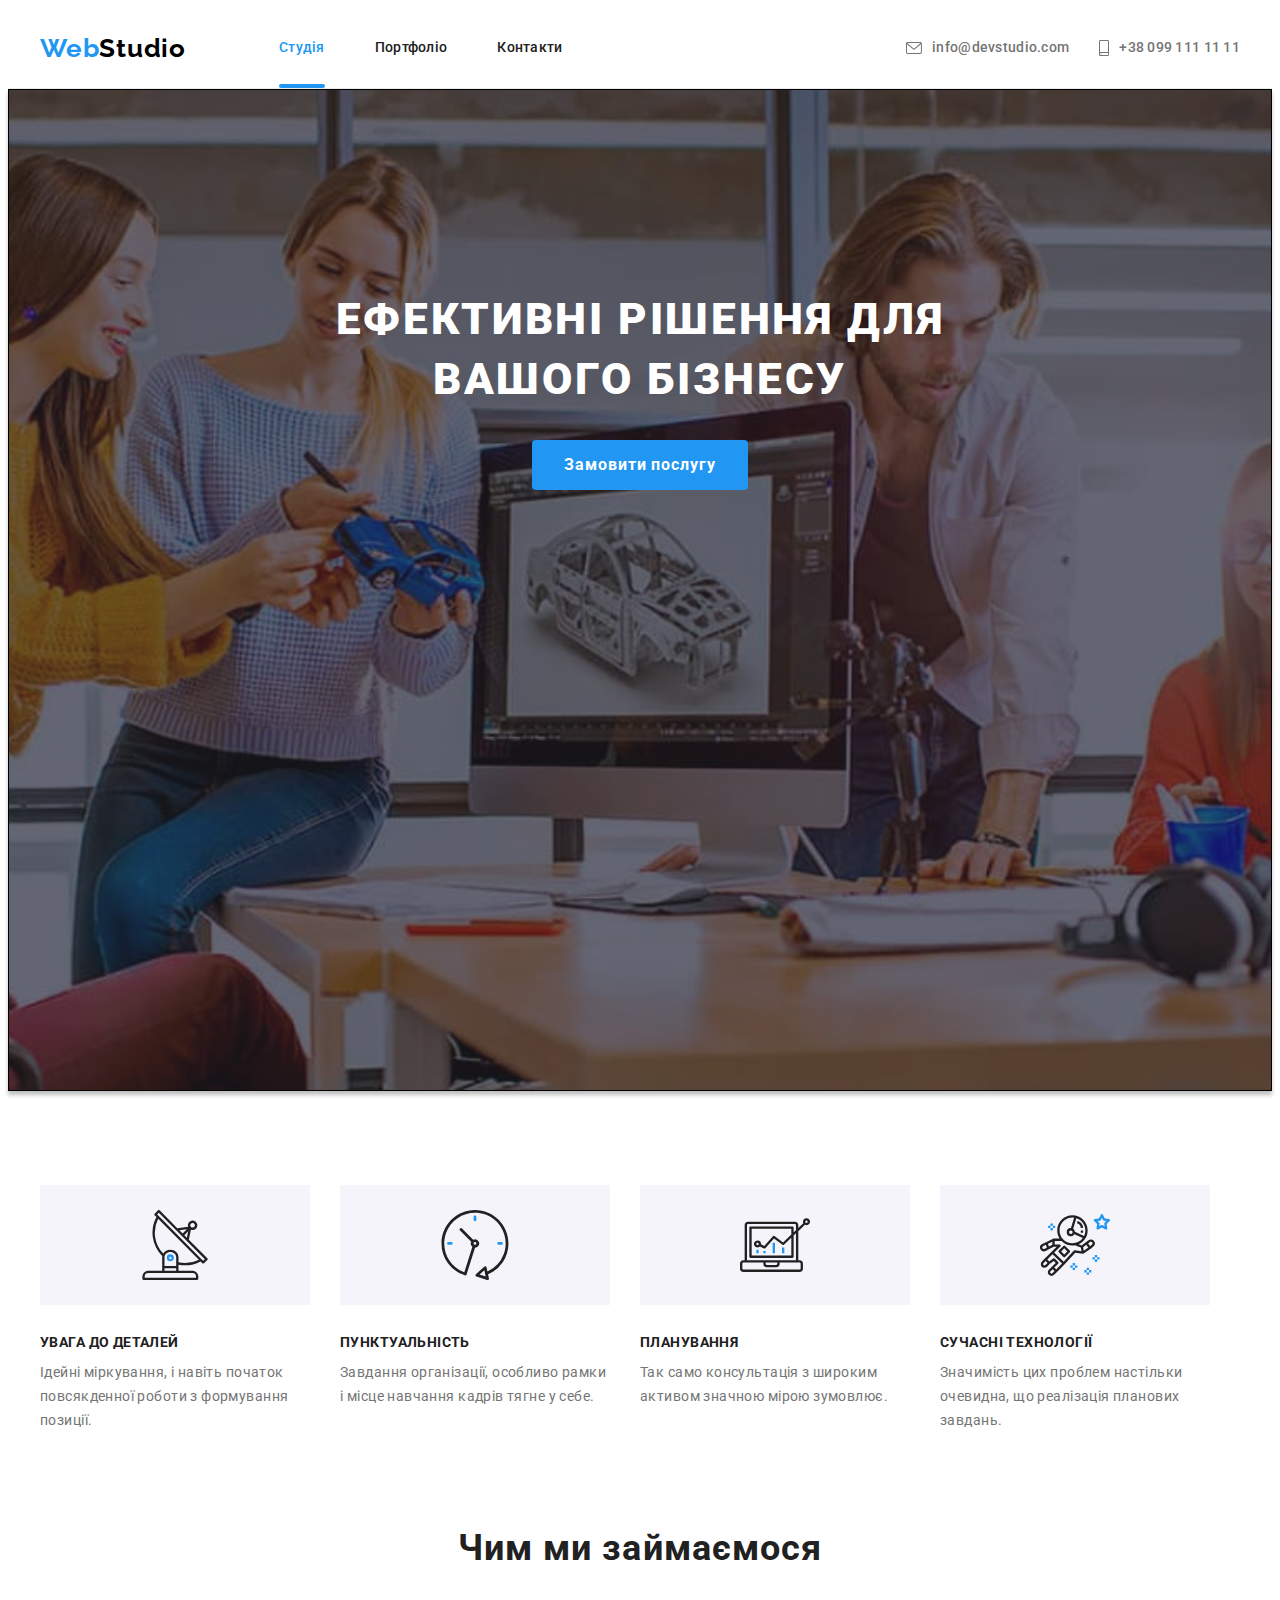
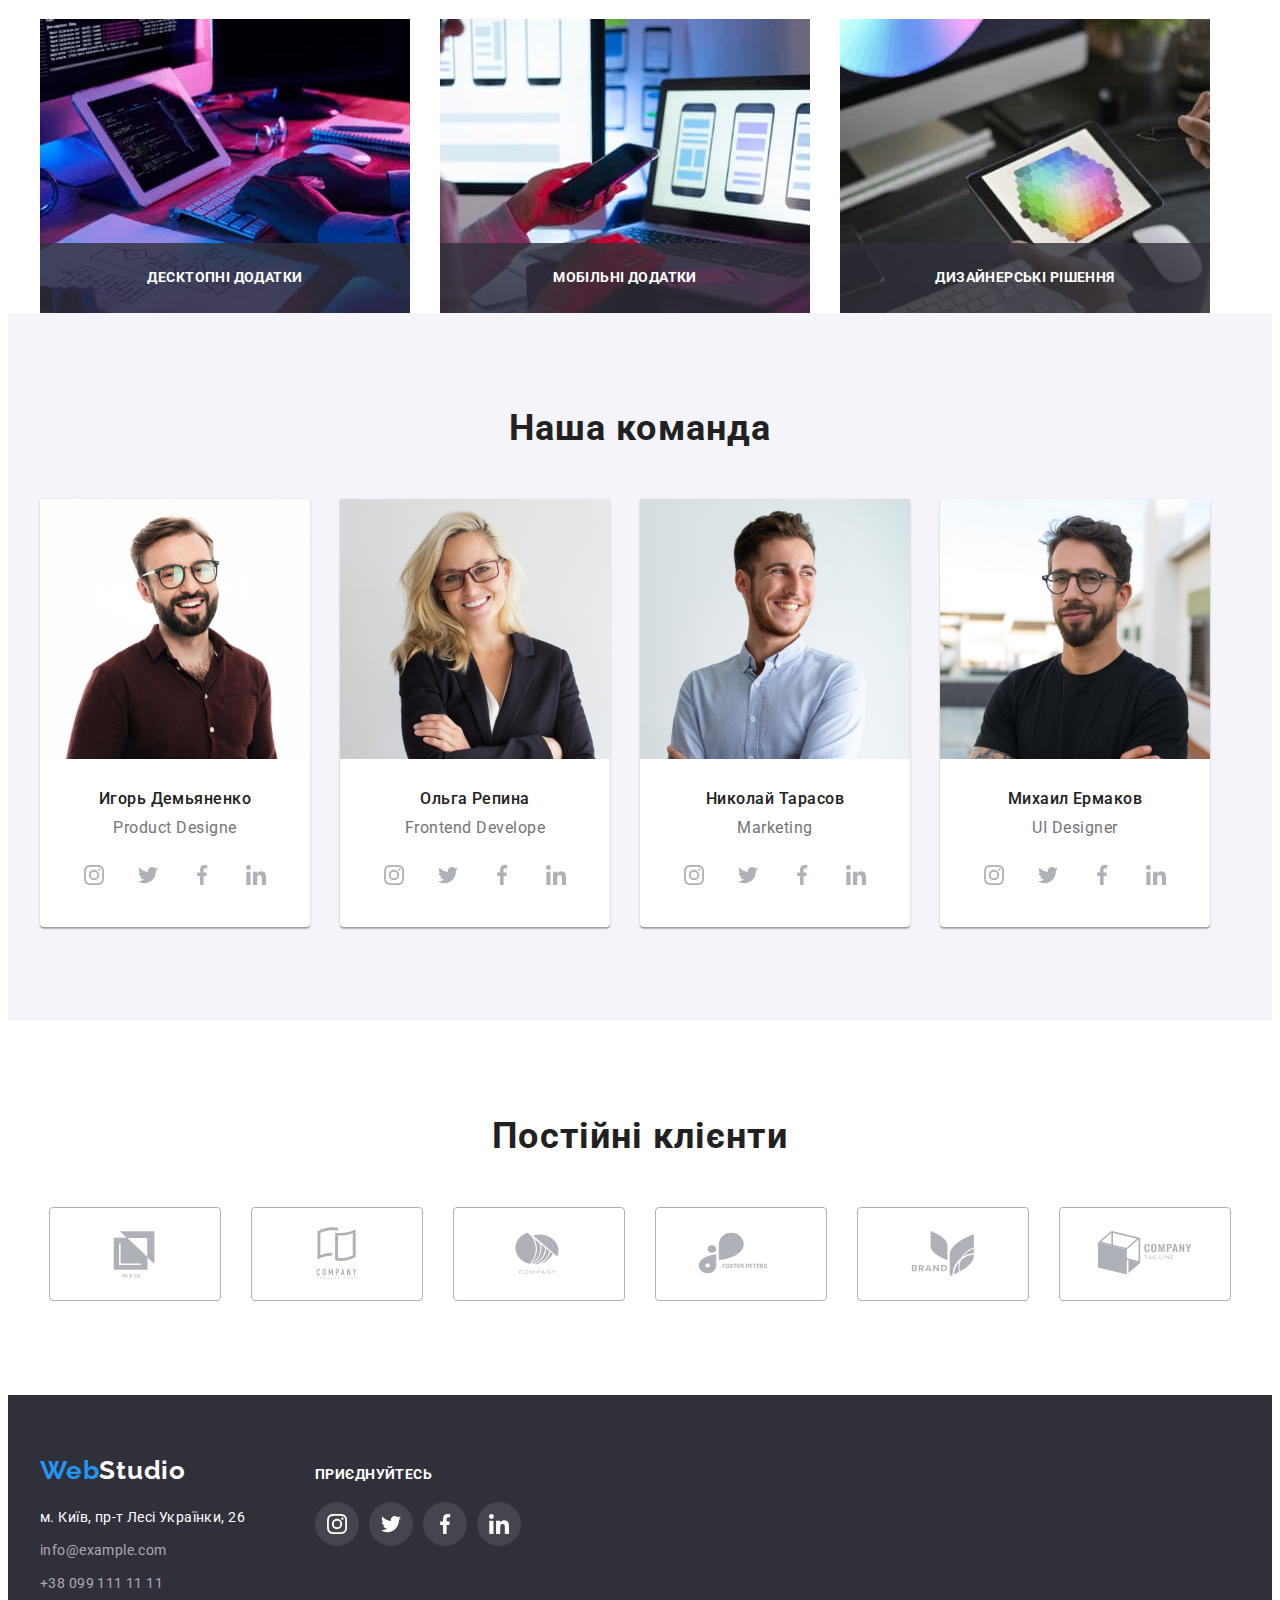
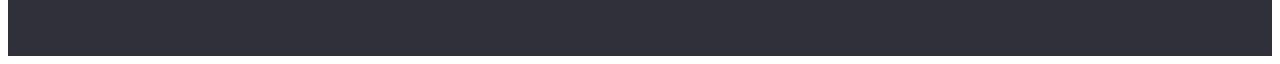
<file: index.html>
<!DOCTYPE html>
<html lang="uk">
  <head>
    <meta charset="UTF-8" />
    <meta http-equiv="X-UA-Compatible" content="IE=edge" />
    <meta name="viewport" content="width=device-width, initial-scale=1.0" />

    <!-- Fonts start -->
    <link rel="preconnect" href="https://fonts.googleapis.com" />
    <link rel="preconnect" href="https://fonts.gstatic.com" crossorigin />
    <link
      href="https://fonts.googleapis.com/css2?family=Raleway:wght@700&family=Roboto:wght@400;500;700;900&display=swap"
      rel="stylesheet"
    />
    <!-- Font end -->

    <!-- Normalisation -->
    <link
      rel="stylesheet"
      href="https://cdnjs.cloudflare.com/ajax/libs/modern-normalize/1.1.0/modern-normalize.min.css"
      integrity="sha512-wpPYUAdjBVSE4KJnH1VR1HeZfpl1ub8YT/NKx4PuQ5NmX2tKuGu6U/JRp5y+Y8XG2tV+wKQpNHVUX03MfMFn9Q=="
      crossorigin="anonymous"
      referrerpolicy="no-referrer"
    />
    <!-- Personal styles -->
    <link rel="stylesheet" href="./css/styles.css" />
    <title lang="en">WebStudio</title>
  </head>

  <body>
    <!--Header-->

    <header class="header">
      <div class="conteiner header-conteiner">
        <a class="link header-logo" lang="en" href="./index.html"
          >Web<span class="header-logo-cl">Studio</span></a
        >
        <nav class="nav">
          <ul class="list nav-list">
            <li class="nav-curent">
              <a class="link nav-link nav-link-current" href="./index.html">Студія</a>
            </li>
            <li><a class="link nav-link nav-link" href="./portfolio.html">Портфоліо</a></li>
            <li><a class="link nav-link" href="">Контакти</a></li>
          </ul>
        </nav>
        <ul class="list contact-list">
          <li>
            <a class="link header-link letter-link" lang="en" href="mailto:info@devstudio.com"
              ><svg width="16" height="12" class="letter-icon">
                <use href="./images/icons.svg#envelope"></use>
              </svg>
              info@devstudio.com</a
            >
          </li>
          <li>
            <a class="link header-link phone-link" href="tel:+380961111111">
              <svg width="10" height="16" class="phone-icon">
                <use href="./images/icons.svg#smartphone"></use></svg
              >+38 099 111 11 11</a
            >
          </li>
        </ul>
      </div>
    </header>

    <!-- Main -->

    <main class="main">
      <!-- Hero -->

      <section class="overlay main-section">
        <div class="conteiner">
          <h1 class="main-text">Ефективні рішення для вашого бізнесу</h1>
          <button data-modal-open class="btn btn-mode-blue" type="button">Замовити послугу</button>

          <!-- Modal -->

          <div data-modal class="backdrop is-hidden">
            <div class="modal">
              <button data-modal-close class="modal-btn" type="button">
                <svg class="modal-btn-icon" width="18" height="18">
                  <use class="icon-close" href="./images/icons.svg#icon-close"></use>
                </svg>
              </button>

              <h2 class="modal-title">Залиште свої дані, ми вам передзвонимо</h2>
              <form class="modal-form" name="modal-form">
                <label class="modal-form-group">
                  <span class="modal-form-text">Ім'я</span>
                  <input class="modal-form-input" type="text" name="user-name" />
                </label>
                <label class="modal-form-group">
                  <span class="modal-form-text">Телефон</span>
                  <input class="modal-form-input" type="tel" name="user-tel" />
                </label>
                <label class="modal-form-group">
                  <span class="modal-form-text">Пошта</span>
                  <input class="modal-form-input" type="email" name="user-mail" />
                </label>
                <label class="modal-form-group modal-form-group-feedback">
                  <span class="modal-form-text">Коментар</span>
                  <textarea
                    class="modal-form-input-coment"
                    name="enter-text"
                    cols="5"
                    rows="5"
                    placeholder="Введіть текст"
                    style="
                      width: 100%;
                      height: 100%;
                      overflow: hidden;
                      resize: none;
                      outline: none;
                      border: 1px solid rgba(33, 33, 33, 0.2);
                      border-radius: 4px;
                      padding: 12px 16px;
                      margin-bottom: 20px;
                    "
                  ></textarea>
                </label>
                <label class="modal-form-group-checkbox">
                  <input type="checkbox" name="checkbox" value=" conditions" />
                  <span class="modal-form-text-checkbox">
                    Погоджуюся з розсилкою та приймаю
                    <a class="link header-link modal-form-text-checkbox-link" href=""
                      >Умови договору</a
                    >
                  </span>
                </label>
              </form>
              <button class="btn btn-mode-blue" type="submit">Відправити</button>
            </div>
          </div>
        </div>
      </section>

      <!--About us-->

      <section class="about-section">
        <div class="conteiner">
          <h2 class="visually-hidden">Особливості</h2>
          <ul class="list about-list">
            <li class="about-item">
              <h3 class="about-item-title">Увага до деталей</h3>
              <p class="about-item-text">
                Ідейні міркування, і навіть початок повсякденної роботи з формування позиції.
              </p>
            </li>
            <li class="about-item">
              <h3 class="about-item-title">Пунктуальність</h3>
              <p class="about-item-text">
                Завдання організації, особливо рамки і місце навчання кадрів тягне у себе.
              </p>
            </li>
            <li class="about-item">
              <h3 class="about-item-title">Планування</h3>
              <p class="about-item-text">
                Так само консультація з широким активом значною мірою зумовлює.
              </p>
            </li>
            <li class="about-item">
              <h3 class="about-item-title">Сучасні технології</h3>
              <p class="about-item-text">
                Значимість цих проблем настільки очевидна, що реалізація планових завдань.
              </p>
            </li>
          </ul>
        </div>
      </section>

      <!--Specification-->

      <section class="pecification-text">
        <div class="conteiner">
          <h2 class="specification-title">Чим ми займаємося</h2>
          <ul class="list specification-list">
            <li class="img specification-img">
              <img src="./images/pic1.jpg" alt="Фото1" width="370" height="294" />
              <p class="specification-text">Десктопні додатки</p>
            </li>
            <li class="img specification-img">
              <img src="./images/pic2.jpg" alt="Фото2" width="370" height="294" />
              <p class="specification-text">Мобільні додатки</p>
            </li>
            <li class="img specification-img">
              <img src="./images/pic3.jpg" alt="Фото3" width="370" height="294" />
              <p class="specification-text">Дизайнерські рішення</p>
            </li>
          </ul>
        </div>
      </section>

      <!--Teem-->

      <section class="teem-section">
        <div class="conteiner">
          <h2 class="teem-title">Наша команда</h2>
          <ul class="list teem-list">
            <li class="teem-link">
              <img
                class="teem-img"
                src="./images/product_designer.jpg"
                alt="Продукт дизайнер"
                width="270"
                height="260"
              />
              <div class="teem-names">
                <h3 lang="ru" class="teem-name-title">Игорь Демьяненко</h3>
                <p lang="en" class="teem-text">Product Designe</p>
                <ul class="list social-list">
                  <li class="social-item">
                    <a class="social-link link" href="" target="_blank" rel="noopener noreferrer">
                      <svg width="20" height="20" class="social-icon">
                        <use href="./images/icons.svg#instagram"></use>
                      </svg>
                    </a>
                  </li>
                  <li class="social-item">
                    <a class="social-link link" href="" target="_blank" rel="noopener noreferrer">
                      <svg width="20" height="20" class="social-icon">
                        <use href="./images/icons.svg#twitter"></use>
                      </svg>
                    </a>
                  </li>
                  <li class="social-item">
                    <a class="social-link link" href="" target="_blank" rel="noopener noreferrer">
                      <svg width="20" height="20" class="social-icon">
                        <use href="./images/icons.svg#facebook"></use>
                      </svg>
                    </a>
                  </li>
                  <li class="social-item">
                    <a class="social-link link" href="" target="_blank" rel="noopener noreferrer">
                      <svg width="20" height="20" class="social-icon">
                        <use href="./images/icons.svg#linkedin"></use>
                      </svg>
                    </a>
                  </li>
                </ul>
              </div>
            </li>
            <li class="teem-link">
              <img
                class="teem-img"
                src="./images/frontend_developer.jpg"
                alt="Фронтент разработчик"
                width="270"
                height="260"
              />
              <div class="teem-names">
                <h3 lang="ru" class="teem-name-title">Ольга Репина</h3>
                <p lang="en" class="teem-text">Frontend Develope</p>
                <ul class="list social-list">
                  <li class="social-item">
                    <a class="social-link link" href="" target="_blank" rel="noopener noreferrer">
                      <svg width="20" height="20" class="social-icon">
                        <use href="./images/icons.svg#instagram"></use>
                      </svg>
                    </a>
                  </li>
                  <li class="social-item">
                    <a class="social-link link" href="" target="_blank" rel="noopener noreferrer">
                      <svg width="20" height="20" class="social-icon">
                        <use href="./images/icons.svg#twitter"></use>
                      </svg>
                    </a>
                  </li>
                  <li class="social-item">
                    <a class="social-link link" href="" target="_blank" rel="noopener noreferrer">
                      <svg width="20" height="20" class="social-icon">
                        <use href="./images/icons.svg#facebook"></use>
                      </svg>
                    </a>
                  </li>
                  <li class="social-item">
                    <a class="social-link link" href="" target="_blank" rel="noopener noreferrer">
                      <svg width="20" height="20" class="social-icon">
                        <use href="./images/icons.svg#linkedin"></use>
                      </svg>
                    </a>
                  </li>
                </ul>
              </div>
            </li>
            <li class="teem-link">
              <img
                class="teem-img"
                src="./images/marketing.jpg"
                alt="Маркетинг"
                width="270"
                height="260"
              />
              <div class="teem-names">
                <h3 lang="ru" class="teem-name-title">Николай Тарасов</h3>
                <p lang="en" class="teem-text">Marketing</p>
                <ul class="list social-list">
                  <li class="social-item">
                    <a class="social-link link" href="" target="_blank" rel="noopener noreferrer">
                      <svg width="20" height="20" class="social-icon">
                        <use href="./images/icons.svg#instagram"></use>
                      </svg>
                    </a>
                  </li>
                  <li class="social-item">
                    <a class="social-link link" href="" target="_blank" rel="noopener noreferrer">
                      <svg width="20" height="20" class="social-icon">
                        <use href="./images/icons.svg#twitter"></use>
                      </svg>
                    </a>
                  </li>
                  <li class="social-item">
                    <a class="social-link link" href="" target="_blank" rel="noopener noreferrer">
                      <svg width="20" height="20" class="social-icon">
                        <use href="./images/icons.svg#facebook"></use>
                      </svg>
                    </a>
                  </li>
                  <li class="social-item">
                    <a class="social-link link" href="" target="_blank" rel="noopener noreferrer">
                      <svg width="20" height="20" class="social-icon">
                        <use href="./images/icons.svg#linkedin"></use>
                      </svg>
                    </a>
                  </li>
                </ul>
              </div>
            </li>
            <li class="teem-link">
              <img
                class="teem-img"
                src="./images/ui_designer.jpg"
                alt="ЮИ дизайнер"
                width="270"
                height="260"
              />
              <div class="teem-names">
                <h3 lang="ru" class="teem-name-title">Михаил Ермаков</h3>
                <p lang="en" class="teem-text">UI Designer</p>
                <ul class="list social-list">
                  <li class="social-item">
                    <a class="social-link link" href="" target="_blank" rel="noopener noreferrer">
                      <svg width="20" height="20" class="social-icon">
                        <use href="./images/icons.svg#instagram"></use>
                      </svg>
                    </a>
                  </li>
                  <li class="social-item">
                    <a class="social-link link" href="" target="_blank" rel="noopener noreferrer">
                      <svg width="20" height="20" class="social-icon">
                        <use href="./images/icons.svg#twitter"></use>
                      </svg>
                    </a>
                  </li>
                  <li class="social-item">
                    <a class="social-link link" href="" target="_blank" rel="noopener noreferrer">
                      <svg width="20" height="20" class="social-icon">
                        <use href="./images/icons.svg#facebook"></use>
                      </svg>
                    </a>
                  </li>
                  <li class="social-item">
                    <a class="social-link link" href="" target="_blank" rel="noopener noreferrer">
                      <svg width="20" height="20" class="social-icon">
                        <use href="./images/icons.svg#linkedin"></use>
                      </svg>
                    </a>
                  </li>
                </ul>
              </div>
            </li>
          </ul>
        </div>
      </section>

      <!-- Our client -->

      <section class="clients">
        <div class="conteiner">
          <h2 class="clients-title">Постійні клієнти</h2>
          <ul class="list clients-list">
            <li class="clients-item">
              <a class="clients-link link" href="" target="_blank" rel="noopener noreferrer">
                <svg width="106" height="60" class="clients-icon">
                  <use href="./images/icons.svg#logo-1"></use>
                </svg>
              </a>
            </li>
            <li class="clients-item">
              <a class="clients-link link" href="" target="_blank" rel="noopener noreferrer">
                <svg width="106" height="60" class="clients-icon">
                  <use href="./images/icons.svg#logo-2"></use>
                </svg>
              </a>
            </li>
            <li class="clients-item">
              <a class="clients-link link" href="" target="_blank" rel="noopener noreferrer">
                <svg width="106" height="60" class="clients-icon">
                  <use href="./images/icons.svg#logo-3"></use>
                </svg>
              </a>
            </li>
            <li class="clients-item">
              <a class="clients-link link" href="" target="_blank" rel="noopener noreferrer">
                <svg width="106" height="60" class="clients-icon">
                  <use href="./images/icons.svg#logo-4"></use>
                </svg>
              </a>
            </li>
            <li class="clients-item">
              <a class="clients-link link" href="" target="_blank" rel="noopener noreferrer">
                <svg width="106" height="60" class="clients-icon">
                  <use href="./images/icons.svg#logo-5"></use>
                </svg>
              </a>
            </li>
            <li class="clients-item">
              <a class="clients-link link" href="" target="_blank" rel="noopener noreferrer">
                <svg width="106" height="60" class="clients-icon">
                  <use href="./images/icons.svg#logo-6"></use>
                </svg>
              </a>
            </li>
          </ul>
        </div>
      </section>
    </main>

    <!-- Footter -->

    <footer class="footer">
      <div class="conteiner footer-block">
        <div class="footer-info">
          <a class="link footer-logo" lang="en" href="./index.html"
            >Web<span lang="en" class="footer-logo-cl">Studio</span></a
          >
          <address class="address">
            <p class="footer-text">м. Київ, пр-т Лесі Українки, 26</p>
            <a class="link footer-link" lang="en" href="mailto:info@example.com"
              >info@example.com</a
            >
            <a class="link footer-tel" href="tel:+380961111111">+38 099 111 11 11</a>
          </address>
        </div>
        <div>
          <h2 class="footer-conect-text">приєднуйтесь</h2>
          <ul class="list footer-conect-list">
            <li class="footer-item">
              <a class="footer-link-icon link" href="" target="_blank" rel="noopener noreferrer">
                <svg width="20" height="20" class="footer-icon">
                  <use href="./images/icons.svg#instagram"></use>
                </svg>
              </a>
            </li>
            <li class="footer-item">
              <a class="footer-link-icon link" href="" target="_blank" rel="noopener noreferrer">
                <svg width="20" height="20" class="footer-icon">
                  <use href="./images/icons.svg#twitter"></use>
                </svg>
              </a>
            </li>
            <li class="footer-item">
              <a class="footer-link-icon link" href="" target="_blank" rel="noopener noreferrer">
                <svg width="20" height="20" class="footer-icon">
                  <use href="./images/icons.svg#facebook"></use>
                </svg>
              </a>
            </li>
            <li class="footer-item">
              <a class="footer-link-icon link" href="" target="_blank" rel="noopener noreferrer">
                <svg width="20" height="20" class="footer-icon">
                  <use href="./images/icons.svg#linkedin"></use>
                </svg>
              </a>
            </li>
          </ul>
        </div>
      </div>
    </footer>
    <script src="./js/modal.js"></script>
  </body>
</html>
</file>
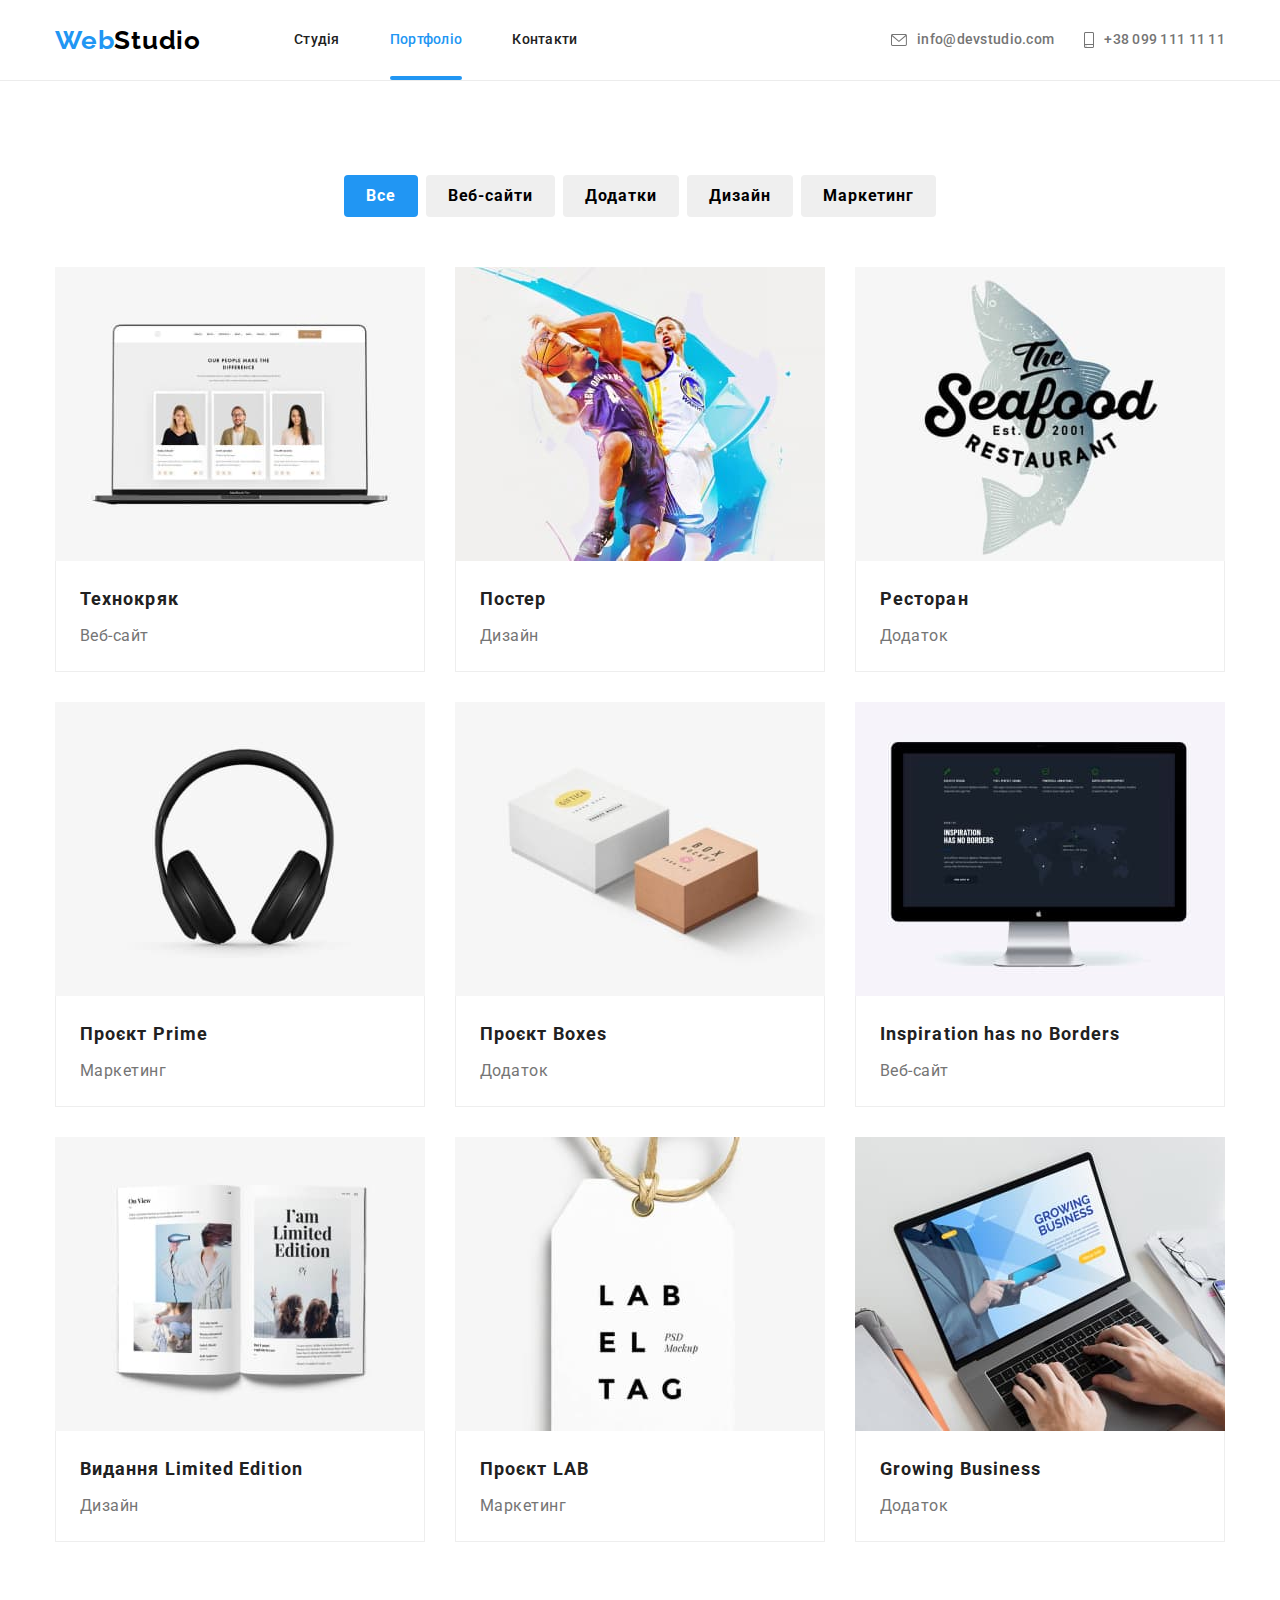
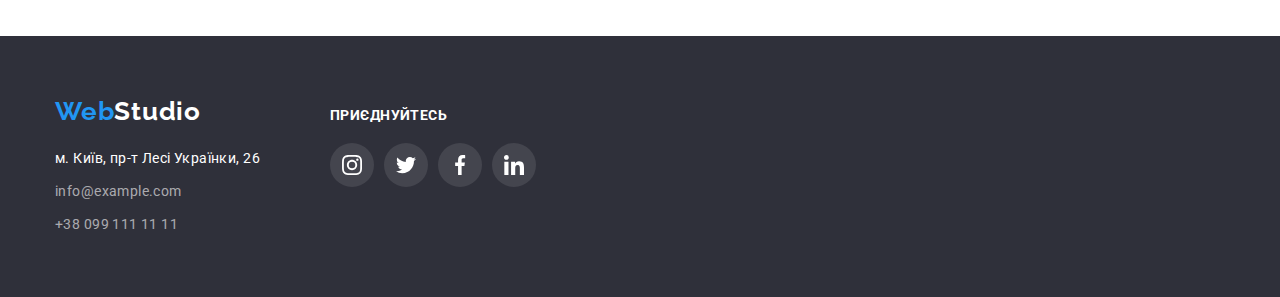
<file: portfolio.html>
<!DOCTYPE html>
<html lang="uk">
  <head>
    <meta charset="UTF-8" />
    <meta http-equiv="X-UA-Compatible" content="IE=edge" />
    <meta name="viewport" content="width=device-width, initial-scale=1.0" />
    <title>Портфоліо</title>
    <!-- Fonts start -->
    <link rel="preconnect" href="https://fonts.googleapis.com" />
    <link rel="preconnect" href="https://fonts.gstatic.com" crossorigin />
    <link
      href="https://fonts.googleapis.com/css2?family=Raleway:wght@700&family=Roboto:wght@400;500;700;900&display=swap"
      rel="stylesheet"
    />
    <link
      rel="stylesheet"
      href="https://cdnjs.cloudflare.com/ajax/libs/modern-normalize/1.1.0/modern-normalize.min.css"
    />
    <!-- Font end -->
    <link rel="stylesheet" href="./css/styles.css" />
  </head>
  <body>
    <!--Header-->

    <header class="header">
      <div class="conteiner header-conteiner">
        <a class="link header-logo" lang="en" href="./index.html"
          >Web<span class="header-logo-cl">Studio</span></a
        >
        <nav class="nav">
          <ul class="list nav-list">
            <li><a class="link nav-link nav-link" href="./index.html">Студія</a></li>
            <li class="nav-curent">
              <a class="link nav-link nav-link-current" href="./portfolio.html">Портфоліо</a>
            </li>
            <li><a class="link nav-link" href="">Контакти</a></li>
          </ul>
        </nav>
        <ul class="list contact-list">
          <li>
            <a class="link header-link letter-link" lang="en" href="mailto:info@devstudio.com"
              ><svg width="16" height="12" class="letter-icon">
                <use href="./images/icons.svg#envelope"></use>
              </svg>
              info@devstudio.com</a
            >
          </li>
          <li>
            <a class="link header-link phone-link" href="tel:+380961111111">
              <svg width="10" height="16" class="phone-icon">
                <use href="./images/icons.svg#smartphone"></use></svg
              >+38 099 111 11 11</a
            >
          </li>
        </ul>
      </div>
    </header>

    <!-- Main portfolio -->

    <main class="portfolio">
      <section class="portfolio-section">
        <div class="conteiner">
          <h1 class="visually-hidden">Портфоліо</h1>
          <!-- Buttons -->
          <ul class="list portfolio-but-list">
            <li>
              <button class="btn portfolio-btn portfolio-btn-current" type="button">Все</button>
            </li>
            <li><button class="btn portfolio-btn" type="button">Веб-сайти</button></li>
            <li><button class="btn portfolio-btn" type="button">Додатки</button></li>
            <li><button class="btn portfolio-btn" type="button">Дизайн</button></li>
            <li><button class="btn portfolio-btn" type="button">Маркетинг</button></li>
          </ul>
          <ul class="portfolio-list">
            <li class="link portfolio-item">
              <a class="link portfolio-link" href="">
                <img
                  class="portfolio-img"
                  src="./images/portfolio/tehnokryac.jpg"
                  alt="веб-сайт технокряк"
                  width="370"
                />
                <div class="portfolio-overlay">
                  <p class="portfolio-overlay-text">Ресурс пропонує комплексні пропозиції з різним рівнем функціоналу та сервісів. Все це дозволить відвідувачу отримати вичерпні відомості про компанію чи приватну особу.</p>
                </div>
                <div class="description">
                  <h2 class="portfolio-title">Технокряк</h2>
                  <p class="portfolio-text">Веб-сайт</p>
                </div>
              </a>
            </li>
            <li class="link portfolio-item">
              <a class="link portfolio-link" href="">
                <img
                  class="portfolio-img"
                  src="./images/portfolio/poster.jpg"
                  alt="Постер"
                  width="370"
                />
                <div class="portfolio-overlay">
                  <p class="portfolio-overlay-text">Ресурс пропонує комплексні пропозиції з різним рівнем функціоналу та сервісів. Все це дозволить відвідувачу отримати вичерпні відомості про компанію чи приватну особу.</p>
                </div>
                <div class="description">
                  <h2 class="portfolio-title">Постер</h2>
                  <p class="portfolio-text">Дизайн</p>
                </div>
              </a>
            </li>
            <li class="link portfolio-item">
              <a class="link portfolio-link" href="">
                <img
                  class="portfolio-img"
                  src="./images/portfolio/restaurant.jpg"
                  alt="Ресторан морской эды"
                  width="370"
                />
                <div class="portfolio-overlay">
                  <p class="portfolio-overlay-text">Ресурс пропонує комплексні пропозиції з різним рівнем функціоналу та сервісів. Все це дозволить відвідувачу отримати вичерпні відомості про компанію чи приватну особу.</p>
                </div>
                <div class="description">
                  <h2 class="portfolio-title">Ресторан</h2>
                  <p class="portfolio-text">Додаток</p>
                </div>
              </a>
            </li>
            <li class="link portfolio-item">
              <a class="link portfolio-link" href="">
                <img
                  class="portfolio-img"
                  src="./images/portfolio/project_prime.jpg"
                  alt="Проект прайм"
                  width="370"
                />
                <div class="portfolio-overlay">
                  <p class="portfolio-overlay-text">Ресурс пропонує комплексні пропозиції з різним рівнем функціоналу та сервісів. Все це дозволить відвідувачу отримати вичерпні відомості про компанію чи приватну особу.</p>
                </div>
                <div class="description">
                  <h2 class="portfolio-title">Проєкт Prime</h2>
                  <p class="portfolio-text">Маркетинг</p>
                </div>
              </a>
            </li>
            <li class="link portfolio-item">
              <a class="link portfolio-link" href="">
                <img
                  class="portfolio-img"
                  src="./images/portfolio/project_boxes.jpg"
                  alt="Проект Коробки"
                  width="370"
                />
                <div class="portfolio-overlay">
                  <p class="portfolio-overlay-text">Ресурс пропонує комплексні пропозиції з різним рівнем функціоналу та сервісів. Все це дозволить відвідувачу отримати вичерпні відомості про компанію чи приватну особу.</p>
                </div>
                <div class="description">
                  <h2 class="portfolio-title">Проєкт Boxes</h2>
                  <p class="portfolio-text">Додаток</p>
                </div>
              </a>
            </li>
            <li class="link portfolio-item">
              <a class="link portfolio-link" href="">
                <img
                  class="portfolio-img"
                  src="./images/portfolio/inspiration.jpg"
                  lang="en"
                  alt="Inspiration has no Borders"
                  width="370"
                />
                <div class="portfolio-overlay">
                  <p class="portfolio-overlay-text">Ресурс пропонує комплексні пропозиції з різним рівнем функціоналу та сервісів. Все це дозволить відвідувачу отримати вичерпні відомості про компанію чи приватну особу.</p>
                </div>
                <div class="description">
                  <h2 lang="en" class="portfolio-title">Inspiration has no Borders</h2>
                  <p class="portfolio-text">Веб-сайт</p>
                </div>
              </a>
            </li>
            <li class="link portfolio-item">
              <a class="link portfolio-link" href="">
                <img
                  class="portfolio-img"
                  src="./images/portfolio/limeted_edition.jpg"
                  alt="Издание"
                  width="370"
                />
                <div class="portfolio-overlay">
                  <p class="portfolio-overlay-text">Ресурс пропонує комплексні пропозиції з різним рівнем функціоналу та сервісів. Все це дозволить відвідувачу отримати вичерпні відомості про компанію чи приватну особу.</p>
                </div>
                <div class="description">
                  <h2 class="portfolio-title">Видання Limited Edition</h2>
                  <p class="portfolio-text">Дизайн</p>
                </div>
              </a>
            </li>

            <li class="link portfolio-item">
              <a class="link portfolio-link" href="">
                <img
                  class="portfolio-img"
                  src="./images/portfolio/project_lab.jpg"
                  alt="Проект ЛАБ"
                  width="370"
                />
                <div class="portfolio-overlay">
                  <p class="portfolio-overlay-text">Ресурс пропонує комплексні пропозиції з різним рівнем функціоналу та сервісів. Все це дозволить відвідувачу отримати вичерпні відомості про компанію чи приватну особу.</p>
                </div>
                <div class="description">
                  <h2 class="portfolio-title">Проєкт LAB</h2>
                  <p class="portfolio-text">Маркетинг</p>
                </div>
              </a>
            </li>
            <li class="link portfolio-item">
              <a class="link portfolio-link" href="">
                <img
                  class="portfolio-img"
                  src="./images/portfolio/growing_busines.jpg"
                  lang="en"
                  alt="Growing Business"
                  width="370"
                />
                <div class="portfolio-overlay">
                  <p class="portfolio-overlay-text">Ресурс пропонує комплексні пропозиції з різним рівнем функціоналу та сервісів. Все це дозволить відвідувачу отримати вичерпні відомості про компанію чи приватну особу.</p>
                </div>
                <div class="description">
                  <h2 class="portfolio-title">Growing Business</h2>
                  <p class="portfolio-text">Додаток</p>
                </div>
              </a>
            </li>
          </ul>
        </div>
      </section>
    </main>

    <!-- Footter -->

    <footer class="footer">
      <div class="conteiner footer-block">
        <div class="footer-info">
          <a class="link footer-logo" lang="en" href="./index.html"
            >Web<span lang="en" class="footer-logo-cl">Studio</span></a
          >
          <address class="address">
            <p class="footer-text">м. Київ, пр-т Лесі Українки, 26</p>
            <a class="link footer-link" lang="en" href="mailto:info@example.com"
              >info@example.com</a
            >
            <a class="link footer-tel" href="tel:+380961111111">+38 099 111 11 11</a>
          </address>
        </div>
        <div>
          <h2 class="footer-conect-text">приєднуйтесь</h2>
          <ul class="list footer-conect-list">
            <li class="footer-item">
              <a class="footer-link-icon link" href="" target="_blank" rel="noopener noreferrer">
                <svg width="20" height="20" class="footer-icon">
                  <use href="./images/icons.svg#instagram"></use>
                </svg>
              </a>
            </li>
            <li class="footer-item">
              <a class="footer-link-icon link" href="" target="_blank" rel="noopener noreferrer">
                <svg width="20" height="20" class="footer-icon">
                  <use href="./images/icons.svg#twitter"></use>
                </svg>
              </a>
            </li>
            <li class="footer-item">
              <a class="footer-link-icon link" href="" target="_blank" rel="noopener noreferrer">
                <svg width="20" height="20" class="footer-icon">
                  <use href="./images/icons.svg#facebook"></use>
                </svg>
              </a>
            </li>
            <li class="footer-item">
              <a class="footer-link-icon link" href="" target="_blank" rel="noopener noreferrer">
                <svg width="20" height="20" class="footer-icon">
                  <use href="./images/icons.svg#linkedin"></use>
                </svg>
              </a>
            </li>
          </ul>
        </div>
      </div>
    </footer>
  </body>
</html>
</file>
<file: css/styles.css>
:root {
  /* Fonts */
  --main-font: 'Roboto', sans-serif;
  --secondary-font: 'Raleway', sans-serif;
  /* Text colors */
  --main-txt-cl: #757575;
  --accent-txt-cl: #2196f3;

  /* bg colors */
  --dark-bg-cl: #2f303a;
  --light-bg-cl: #f5f4fa;
  --light-bg-portfolio-cl: #eeeeee;
  --main-white: #ffffff;
  --icons-color: #afb1b8;
  --animation: 250ms cubic-bezier(0.4, 0, 0.2, 1);
  /* Others */
}

/* Comon styles */

body {
  font-family: var(--main-font);
  color: var(--main-txt-cl);
}

/* Reset styles */

.link,
.list {
  list-style: none;
  color: currentColor;
  text-decoration: none;
  margin: 0;
  padding: 0;
}
h1,
h2,
h3,
h4,
h5,
p,
ul {
  margin: 0;
  padding: 0;
}
img {
  display: block;
}
.conteiner {
  width: 1200px;
  margin: 0 auto;
  padding: 0 15px;
}

/* Base styles */
.btn {
  font-family: inherit;
  font-weight: 700;
  font-size: 16px;
  line-height: 1.88em;
  display: flex;
  letter-spacing: 0.06em;
  cursor: pointer;
  padding: 6px 22px;
  border-radius: 4px;
  border: none;
  transition: color var(--animation), background-color var(--animation), box-shadow var(--animation);
}
.btn:hover,
.btn:focus {
  color: var(--main-white);
  background-color: var(--accent-txt-cl);
  box-shadow: 0px 3px 1px rgba(0, 0, 0, 0.1), 0px 1px 2px rgba(0, 0, 0, 0.08),
    0px 2px 2px rgba(0, 0, 0, 0.12);
}

/* header  */

.header-conteiner {
  display: flex;
  align-items: center;
}
.header {
  background-color: var(--main-white);
}
.header {
  border-bottom: 1px solid #ececec;
}
/* Logo */

.header-logo {
  font-family: 'Raleway';
  font-style: normal;
  font-weight: 700;
  font-size: 26px;
  line-height: 1.19em;
  letter-spacing: 0.03em;

  color: #2196f3;
}

.header-logo-cl {
  color: #000000;
}
.header-logo {
  margin-right: 93px;
}

/* Navigation */

.header-link {
  color: var(--main-txt-cl);
  font-weight: 500;
  font-size: 14px;
  line-height: 1.14em;
  letter-spacing: 0.02em;
  padding: 32px 0;
  transition: color var(--animation);
}

.nav-link:hover,
.nav-link:focus,
.header-link:hover,
.header-link:focus {
  color: var(--accent-txt-cl);
}

.footer-link:hover,
.footer-link:focus {
  color: var(--accent-txt-cl);
}
.footer-tel:hover,
.footer-tel:focus {
  color: var(--accent-txt-cl);
}
.portfolio-btn-current {
  background-color: #2196f3;
  color: var(--main-white);
}
.nav-link {
  font-weight: 500;
  font-size: 14px;
  line-height: 1.14em;
  letter-spacing: 0.02em;
  color: #212121;
  display: block;
  padding: 32px 0;
  transition: color var(--animation);
}
.nav-link-current,
.header-logo,
.footer-logo {
  color: var(--accent-txt-cl);
}
.nav-list {
  display: flex;
  gap: 50px;
  align-items: center;
}
.nav {
  margin-right: auto;
}
.nav-curent {
  position: relative;
}
.nav-link-current::after {
  content: ' ';
  position: absolute;
  left: 0;
  bottom: 0;
  width: 100%;
  height: 4px;
  background-color: var(--accent-txt-cl);
  border-radius: 2px;
}

/* Contacts */

.contact-list {
  display: flex;
  align-items: center;
  justify-content: center;
}
.phone-icon,
.letter-icon {
  margin-right: 10px;
}
.letter-link {
  margin-right: 30px;
}
.phone-link,
.letter-link {
  display: flex;
  align-items: center;
}
.phone-icon,
.letter-icon {
  fill: currentColor;
}

/* Hero */

.main-section {
  background-color: #c4c4c4;
}
/* Overlay */

.overlay {
  height: 600px;
  background-repeat: no-repeat;
  background-position: center;
  background-size: cover;
  max-width: 1600px;
  margin-left: auto;
  margin-right: auto;
  background-image: linear-gradient(0deg, rgba(47, 48, 58, 0.4), rgba(47, 48, 58, 0.4)),
    url(../images/Hero.jpg);
  border: 1px solid #000000;
  box-shadow: 0px 4px 4px rgba(0, 0, 0, 0.25);
}

.main-section {
  padding-top: 200px;
  padding-bottom: 200px;
}
.main-text {
  max-width: 696px;
  margin: 0 auto;
  margin-bottom: 30px;
}
.main-text {
  font-weight: 900;
  font-size: 44px;
  line-height: 1.36em;
  text-align: center;
  letter-spacing: 0.06em;
  text-transform: uppercase;

  color: var(--main-white);
}
.btn-mode-blue {
  font-weight: 700;
  font-size: 16px;
  line-height: 1.88em;
  display: flex;
  letter-spacing: 0.06em;
  color: #ffffff;
  background-color: var(--accent-txt-cl);
  transition: background-color var(--animation);
}
.btn-mode-blue:focus {
  background-color: #188ce8;
}
.btn-mode-blue:hover {
  background-color: #188ce8;
}
.btn-mode-blue {
  align-items: center;
  border-radius: 4px;
  margin: auto;
  padding: 10px 32px;
  border: none;
}

/* Modal */
.modal-btn {
  position: absolute;
  top: 8px;
  right: 8px;
  display: flex;
  justify-content: center;
  align-items: center;
  width: 30px;
  height: 30px;
  border-radius: 50%;
  background-color: transparent;
  border: 1px solid rgba(0, 0, 0, 0.1);
  padding: 0px;
  cursor: pointer;
}

.backdrop {
  position: fixed;
  top: 0;
  left: 0;
  width: 100%;
  height: 100%;
  background-color: rgba(0, 0, 0, 0.2);
  transition: opacity var(--animation), visibility var(--animation);
  z-index: 1002;
}

.backdrop.is-hidden {
  opacity: 0;
  visibility: hidden;
  pointer-events: none;

  transition: opacity var(--animation), visibility var(--animation);
}
.modal {
  position: absolute;
  top: 50%;
  left: 50%;
  width: 528px;
  height: 581px;
  background-color: var(--main-white);
  box-shadow: 0px 1px 3px rgba(0, 0, 0, 0.12), 0px 1px 1px rgba(0, 0, 0, 0.14),
    0px 2px 1px rgba(0, 0, 0, 0.2);
  border-radius: 4px;

  background-color: var(--main-white);
  transition: background-color var(--animation);
  transition: transform var(--animation);
  transform: translate(-50%, -50%) scale(1);
  z-index: 1003;
}

.backdrop.is-hidden .modal {
  transform: translate(-50%, -50%) scale(0.4);
}

/* About us */

.visually-hidden {
  position: absolute;
  white-space: nowrap;
  width: 1px;
  height: 1px;
  overflow: hidden;
  border: 0;
  padding: 0;
  clip: rect(0 0 0 0);
  clip-path: inset(50%);
  margin: -1px;
}
.about-section {
  padding: 94px 0;
}
.about-item-title {
  font-weight: 700;
  font-size: 14px;
  line-height: 1.14em;
  letter-spacing: 0.03em;
  text-transform: uppercase;

  color: #212121;
}
.about-item-text {
  font-weight: 400;
  font-size: 14px;
  line-height: 1.71em;

  letter-spacing: 0.03em;
}
.about-list {
  display: flex;
  gap: 30px;
}
.about-item {
  width: 270px;
}
.about-item-title {
  margin-bottom: 10px;
}

/* Icons */
.about-item::before {
  display: block;
  content: '';
  height: 120px;
  background-position: center;
  background-repeat: no-repeat;
  background-color: #f5f4fa;
  margin-bottom: 30px;
}
.about-item:nth-child(1)::before {
  background-image: url(../images/icons/edit-icon/antenna.svg);
}
.about-item:nth-child(2)::before {
  background-image: url(../images/icons/edit-icon/clock.svg);
}
.about-item.about-item:nth-child(3)::before {
  background-image: url(../images/icons/edit-icon/diagram.svg);
}
.about-item.about-item:nth-child(4)::before {
  background-image: url(../images/icons/edit-icon/astronaut.svg);
}

/* Specification */

.specification {
  padding-bottom: 94px;
}
.specification-title {
  font-weight: 700;
  font-size: 36px;
  line-height: 1.17em;
  letter-spacing: 0.03em;

  color: #212121;
}
.specification-title {
  text-align: center;
  margin-bottom: 50px;
}
.specification-list {
  display: flex;
  gap: 30px;
}
.specification-img {
  position: relative;
}
.specification-text {
  font-weight: 700;
  font-size: 14px;
  line-height: 1.14em;
  text-align: center;
  letter-spacing: 0.03em;
  text-transform: uppercase;
  color: var(--main-white);
  background: rgba(47, 48, 58, 0.8);
}
.specification-text {
  display: flex;
  position: absolute;
  width: 370px;
  height: 70px;
  align-items: center;
  justify-content: center;
  left: 0;
  bottom: 0;
}

/* Teem */

/* Text decoration */
.teem-section {
  background: #f5f4fa;
}
.teem-title {
  font-weight: 700;
  font-size: 36px;
  line-height: 1.17em;
  letter-spacing: 0.03em;
  color: #212121;
}
.teem-title {
  text-align: center;
  margin-bottom: 50px;
}
.teem-link {
  background-color: var(--main-white);
  box-shadow: 0px 1px 3px rgba(0, 0, 0, 0.12), 0px 1px 1px rgba(0, 0, 0, 0.14),
    0px 2px 1px rgba(0, 0, 0, 0.2);
  border-radius: 0px 0px 4px 4px;
}
.teem-name-title {
  font-weight: 500;
  font-size: 16px;
  line-height: 1.19em;
  letter-spacing: 0.03em;

  color: #212121;
}

.teem-text {
  font-weight: 400;
  font-size: 16px;
  line-height: 1.19em;
  letter-spacing: 0.03em;
  margin-bottom: 16px;
}
/* Block decoration */
.teem-section {
  padding: 94px 0;
}
.teem-list {
  display: flex;
  gap: 30px;
}
.teem-img {
  text-align: center;
}
.teem-names {
  padding: 30px 10px;
}
.teem-name-title {
  margin-bottom: 10px;
  text-align: center;
}
.teem-text {
  text-align: center;
}

/* Teem-social */
.social-list {
  display: flex;
  align-items: center;
  justify-content: center;
  gap: 10px;
}
.social-link {
  display: flex;
  align-items: center;
  justify-content: center;
  width: 44px;
  height: 44px;
  background-color: var(--main-white);
  color: var(--icons-color);
  border-radius: 50%;
  transition: background-color var(--animation), color var(--animation);
}
.social-icon {
  fill: currentColor;
}
.social-item {
  border-radius: 50%;
}
.social-link:focus,
.social-link:hover {
  border-radius: 50%;
  background-color: var(--accent-txt-cl);
  color: var(--main-white);
}

/* Footer */

/* Conect */
.footer-conect-text {
  font-weight: 700;
  font-size: 14px;
  line-height: 16px;
  letter-spacing: 0.03em;
  text-transform: uppercase;

  color: #ffffff;
  margin-bottom: 20px;
}
.footer-info {
  margin-right: 70px;
}
.footer-block {
  display: flex;
  align-items: baseline;
}
.footer-conect-list {
  display: flex;
  align-items: center;
  justify-content: center;
  gap: 10px;
}
.footer-link-icon {
  fill: var(--main-white);
  background-color: #ffffff1a;
}
.footer-link-icon {
  display: flex;
  width: 44px;
  height: 44px;
  align-items: center;
  justify-content: center;
  border-radius: 50%;
  transition: background-color var(--animation);
}
.footer-link-icon:focus,
.footer-link-icon:hover {
  border-radius: 50%;
  background-color: var(--accent-txt-cl);
  fill: var(--main-white);
}
/* Text decoration */

/*Footer logo */
.footer {
  background: #2f303a;
}
.footer-logo {
  font-family: 'Raleway';
  font-style: normal;
  font-weight: 700;
  font-size: 26px;
  line-height: 1.14em;
  letter-spacing: 0.03em;

  color: #2196f3;
}

.footer-logo-cl {
  font-family: 'Raleway';
  font-weight: 700;
  font-size: 26px;
  line-height: 1.19em;
  letter-spacing: 0.03em;

  color: #ffffff;
}
/* Adress */

.footer-text {
  font-weight: 400;
  font-size: 14px;
  line-height: 1.71em;
  letter-spacing: 0.03em;

  color: #ffffff;
}
.address {
  font-style: normal;
}
.footer-link,
.footer-tel {
  font-weight: 400;
  font-size: 14px;
  line-height: 1.71em;
  letter-spacing: 0.03em;

  color: rgba(255, 255, 255, 0.6);
  transition: color var(--animation);
}
/* Boxes decoration */
.footer {
  padding: 60px 0;
}
.footer-logo {
  display: block;
}
.footer-logo {
  margin-bottom: 20px;
}
.footer-text {
  margin-bottom: 9px;
}
.footer-link {
  display: block;
  margin-bottom: 9px;
}

/* Our client */

.clients {
  padding: 94px 0;
}

.clients-title {
  font-weight: 700;
  font-size: 36px;
  line-height: 42px;
  text-align: center;
  letter-spacing: 0.03em;

  color: #212121;
  text-align: center;
  margin-bottom: 50px;
}
.clients-list {
  display: flex;
  align-items: center;
  justify-content: center;
  gap: 30px;
}
.clients-link {
  display: flex;
  align-items: center;
  justify-content: center;
  width: 170px;
  height: 92px;
  background-color: var(--main-white);
  border: 1px solid #afb1b8;
  border-radius: 4px;
  color: var(--icons-color);
  transition: border-color var(--animation), color var(--animation);
}
.clients-icon {
  fill: currentColor;
}

.clients-link:focus,
.clients-link:hover {
  border-color: var(--accent-txt-cl);
  color: var(--accent-txt-cl);
}

/* Portfolio */

/* Buttons */
.portfolio-but-list {
  display: flex;
  gap: 8px;
  justify-content: center;
  margin-bottom: 50px;
}

/* Cards */

/* Text specification */
.portfolio-title {
  font-weight: 700;
  font-size: 18px;
  line-height: 2em;
  letter-spacing: 0.06em;

  color: #212121;
}
.portfolio-text {
  font-weight: 400;
  font-size: 16px;
  line-height: 1.88em;
  letter-spacing: 0.03em;

  color: #757575;
}
.nav-link-current {
  font-weight: 500;
  font-size: 14px;
  line-height: 1.14em;
  letter-spacing: 0.02em;

  color: #2196f3;
}

/* Boxes specification */
.portfolio-section {
  padding: 94px 0;
}

.portfolio-list {
  display: flex;
  flex-wrap: wrap;
  gap: 30px;
}
.portfolio-item {
  display: list-item;
  max-width: 370px;

  border: 1px rgba(238, 238, 238, 1);
}
.description {
  padding: 20px 24px;
  border-right: 1px solid #eeeeee;
  border-bottom: 1px solid #eeeeee;
  border-left: 1px solid #eeeeee;
  background-color: #fff;
}
.portfolio-title {
  margin-bottom: 4px;
}
.description {
  display: block;
}

/* Sadow */

.portfolio-link:hover,
.portfolio-link:focus {
  display: block;
  box-shadow: 0px 1px 1px rgba(0, 0, 0, 0.12), 0px 4px 4px rgba(0, 0, 0, 0.06),
    1px 4px 6px rgba(0, 0, 0, 0.16);
  transition: var(--animation);
}
.portfolio-link {
  position: relative;
  transition: box-shadow var(--animation);
}

/* Overlay */

.portfolio-overlay {
  position: absolute;
  width: 100%;
  height: 100%;
  top: 0;
  left: 0;
  overflow: hidden;
}

.portfolio-overlay-text {
  position: absolute;
  color: var(--main-white);
  font-size: 18px;
  line-height: 1.56em;
  letter-spacing: 0.03em;
  display: flex;
  align-items: center;
  justify-content: center;
  padding: 63px 24px;
  background: rgba(33, 150, 243, 0.9);

  top: 0;
  left: 0;
  transform: translateY(100%);
  transition: transform var(--animation);
}
.portfolio-link:hover .portfolio-overlay-text,
.portfolio-link:focus .portfolio-overlay-text {
  transform: translateY(0);
  transition: transform var(--animation);
  opacity: 1;
  overflow: hidden;
}
.description {
  position: relative;
}

/* Modal-form */

.modal-title {
  font-weight: 700;
  font-size: 20px;
  line-height: 1.15em;
  text-align: center;
  letter-spacing: 0.03em;

  color: #212121;

  padding-top: 40px;
  padding-left: 40px;
  padding-right: 40px;
  margin-bottom: 12px;
}
.modal-form {
  display: block;
  padding-left: 40px;
  padding-right: 40px;
}
.modal-form-text {
  margin-bottom: 4px;
  display: block;
  font-size: 12px;
  line-height: 1.17em;

  letter-spacing: 0.01em;

  color: var(--main-txt-cl);
}
.modal-form-input {
  width: 100%;
  height: 40px;
  margin-bottom: 10px;

  border: 1px solid rgba(33, 33, 33, 0.2);
  border-radius: 4px;
}

.modal-form-input-coment::placeholder {
  margin-bottom: 4px;
  width: 100%;
  height: 120px;
  font-size: 12px;
  line-height: 1.17em;
  letter-spacing: 0.01em;
  color: rgba(117, 117, 117, 0.5);
}
.modal-form-group-checkbox {
  display: flex;
  gap: 9px;
  margin-bottom: 30px;
 }
.modal-form-text-checkbox-link {
  text-decoration: underline;
  color: var(--accent-txt-cl);
}
</file>
